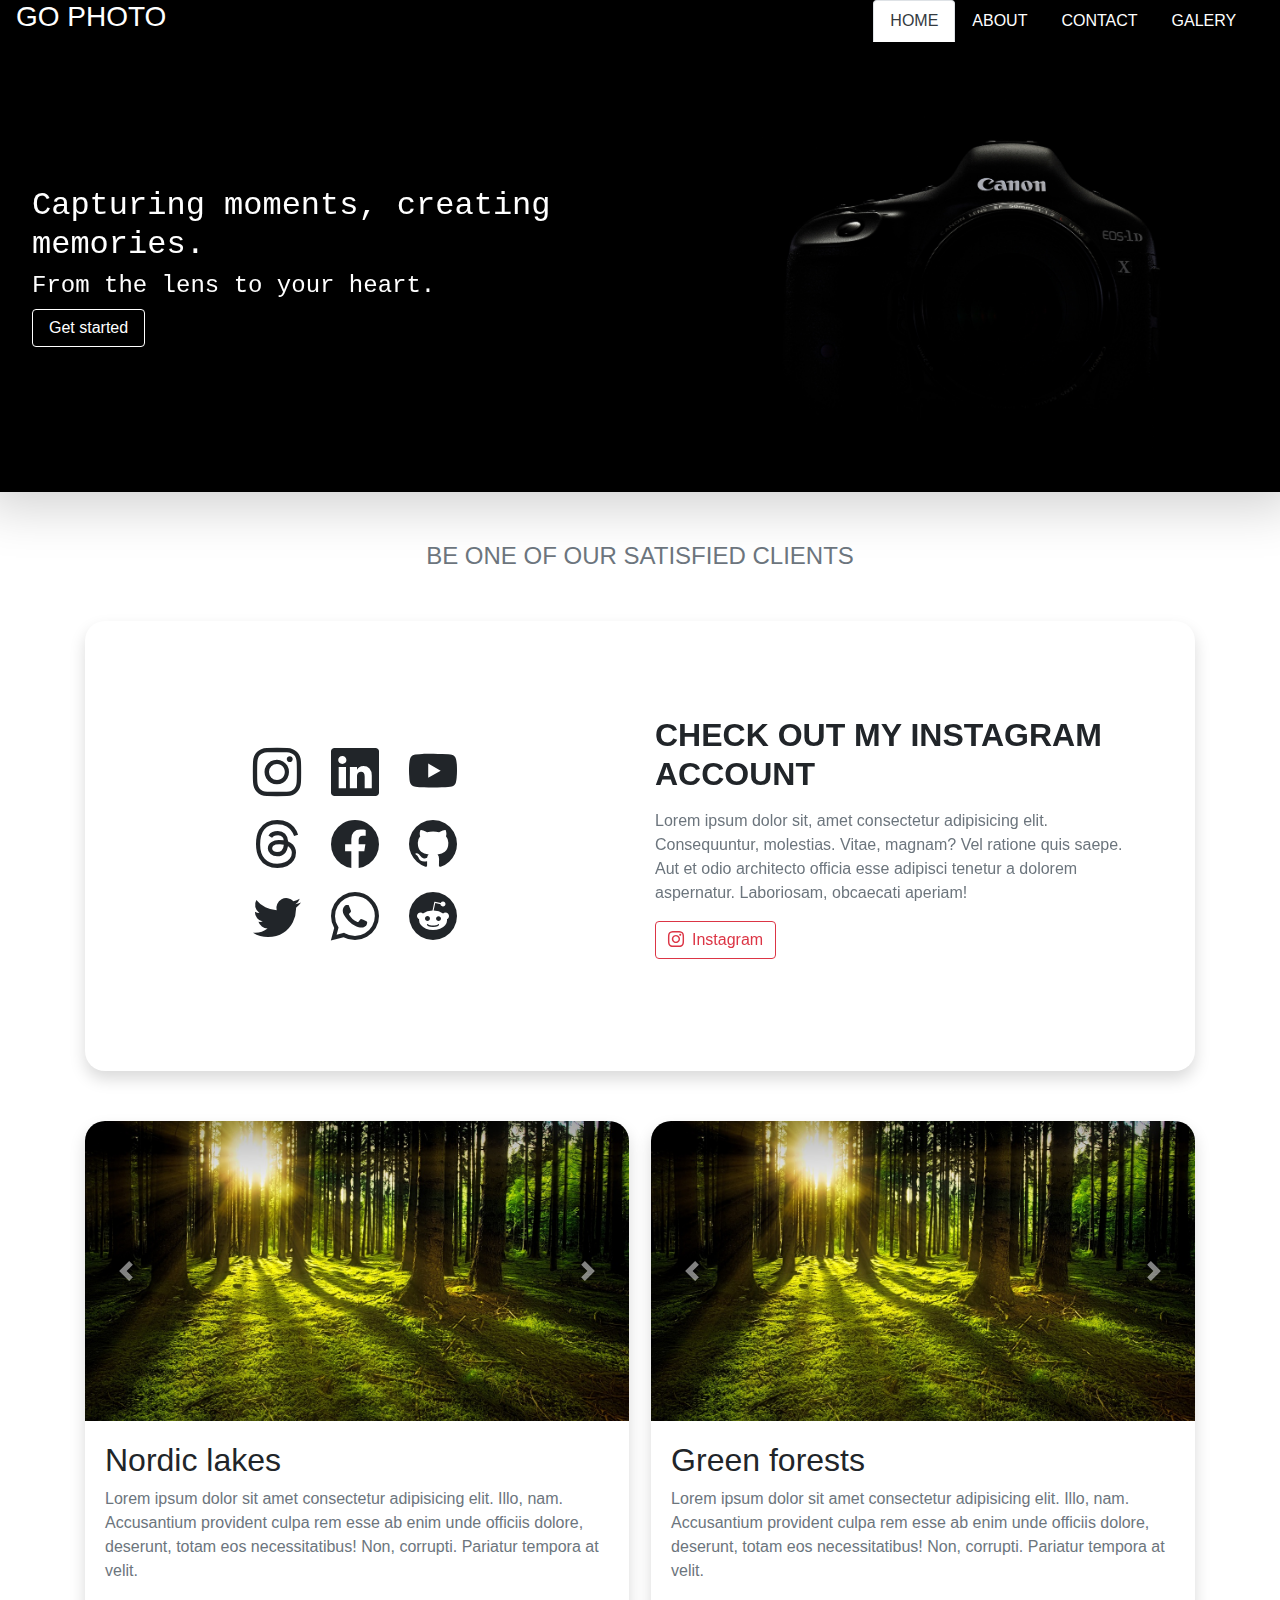
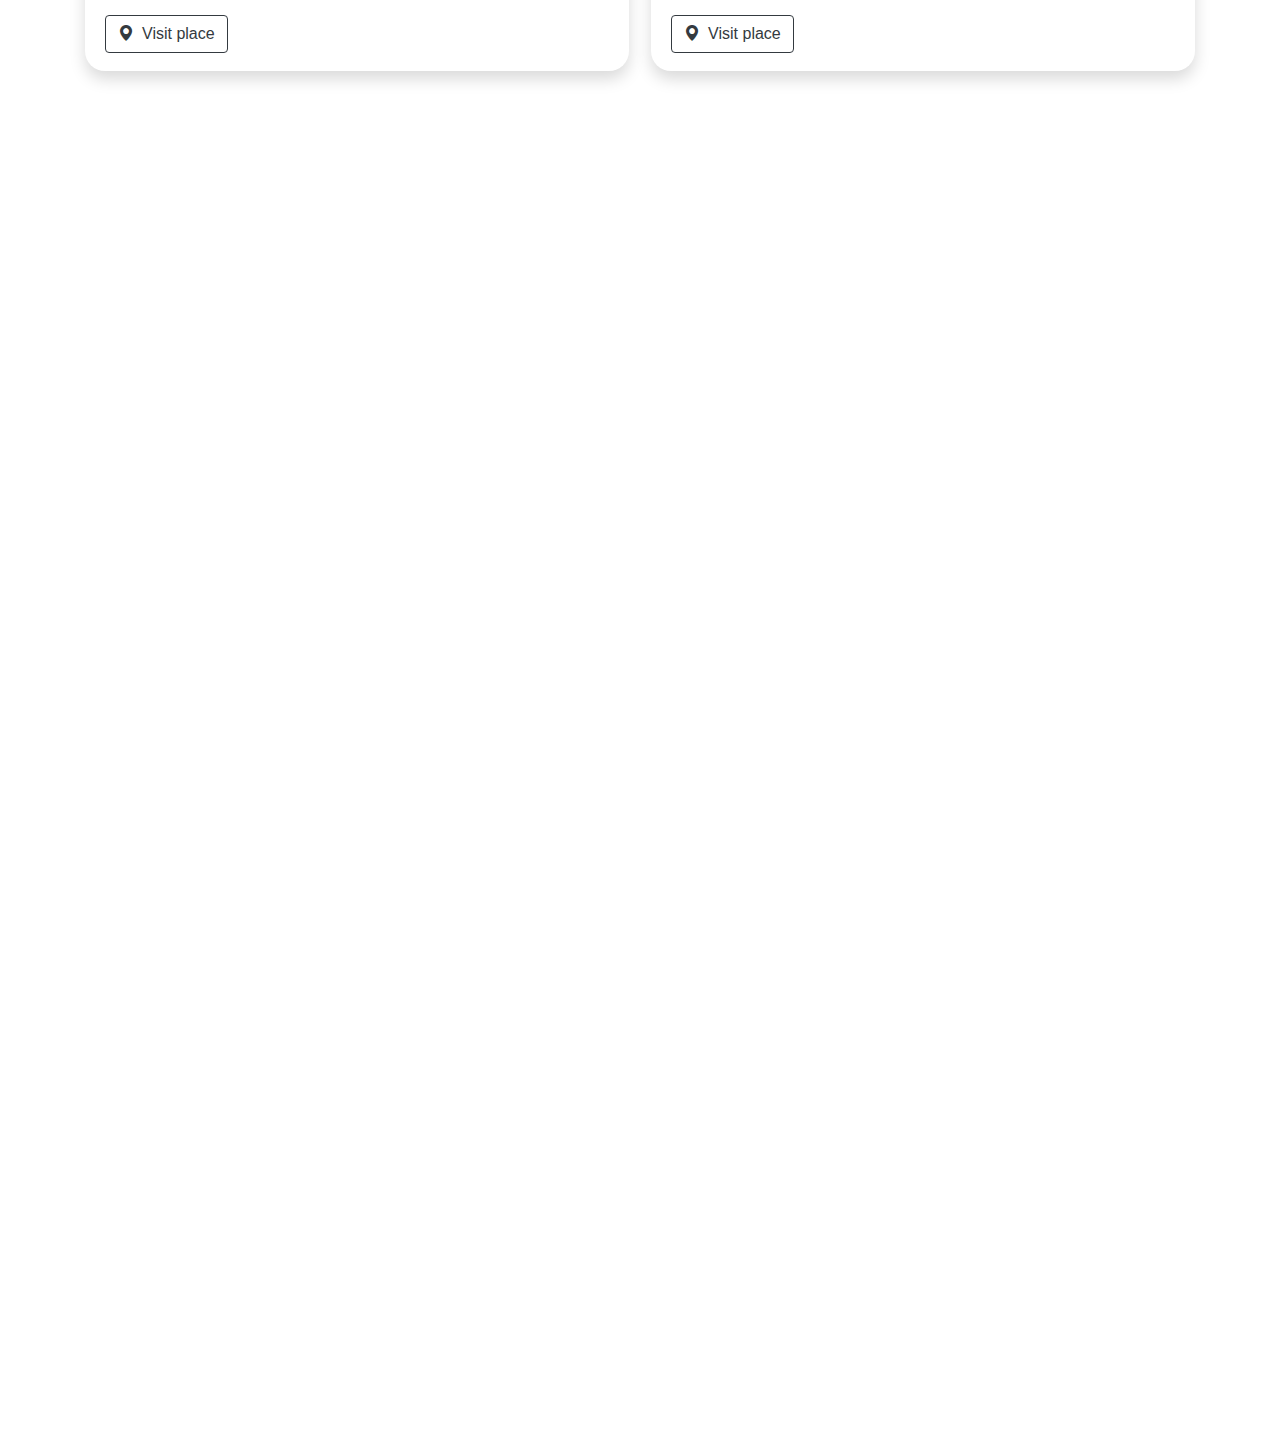
<file: html/index.html>
<!doctype html>
<html lang="en">
  <head>
    <title>Title</title>
    <!-- Required meta tags -->
    <meta charset="utf-8">
    <meta name="viewport" content="width=device-width, initial-scale=1, shrink-to-fit=no">
    <link rel="stylesheet" type="text/css" href="../css/style.css">
    <!-- Bootstrap CSS -->
    <link rel="stylesheet" href="https://stackpath.bootstrapcdn.com/bootstrap/4.3.1/css/bootstrap.min.css" integrity="sha384-ggOyR0iXCbMQv3Xipma34MD+dH/1fQ784/j6cY/iJTQUOhcWr7x9JvoRxT2MZw1T" crossorigin="anonymous">
  </head>
  <body>
    <div class="row bg-dark-2">
        <div class="col-8">
            <h3 class="text-white text-uppercase pl-3 logo">Go photo</h3>
        </div>
        <div class="col-4">
            <ul class="nav nav-tabs" id="myTabs" style="border: none">
                <li class="nav-item">
                    <a href="#home-page-id" id="home" class="nav-link text-uppercase text-dark active" data-toggle="tab">Home</a>
                </li>
                <li class="nav-item">
                    <a href="#about-page-id" id="about" class="nav-link text-uppercase text-white" data-toggle="tab">About</a>
                </li>
                <li class="nav-item">
                    <a href="#contact-page-id" id="contact" class="nav-link text-uppercase text-white" data-toggle="tab">Contact</a>
                </li>
                <li class="nav-item">
                    <a href="#galery-page-id" id="galery" class="nav-link text-uppercase text-white" data-toggle="tab">Galery</a>
                </li>
            </ul>
        </div>
    </div>
    
    
    <!-- Tab panes -->
    <div class="tab-content">
        <div class="tab-pane fade show active" id="home-page-id" role="tabpanel">
            <iframe src="home.html" width="100%" height="3000px" title="Home" loading="lazy"></iframe>
        </div>
        <div class="tab-pane fade" id="about-page-id" role="tabpanel">
            <iframe src="about.html" width="100%" height="100%"></iframe>
        </div>
        <div class="tab-pane fade" id="contact-page-id" role="tabpanel">
            <iframe src="contact.html" width="100%" height="100%"></iframe>
        </div>
        <div class="tab-pane fade" id="galery-page-id" role="tabpanel">
            <iframe src="galery.html" width="100%" height="100%"></iframe>
        </div>
    </div>
    
    
    
      
    <!-- Optional JavaScript -->
    <!-- jQuery first, then Popper.js, then Bootstrap JS -->
    <script src="https://code.jquery.com/jquery-3.3.1.slim.min.js" integrity="sha384-q8i/X+965DzO0rT7abK41JStQIAqVgRVzpbzo5smXKp4YfRvH+8abtTE1Pi6jizo" crossorigin="anonymous"></script>
    <script src="https://cdnjs.cloudflare.com/ajax/libs/popper.js/1.14.7/umd/popper.min.js" integrity="sha384-UO2eT0CpHqdSJQ6hJty5KVphtPhzWj9WO1clHTMGa3JDZwrnQq4sF86dIHNDz0W1" crossorigin="anonymous"></script>
    <script src="https://stackpath.bootstrapcdn.com/bootstrap/4.3.1/js/bootstrap.min.js" integrity="sha384-JjSmVgyd0p3pXB1rRibZUAYoIIy6OrQ6VrjIEaFf/nJGzIxFDsf4x0xIM+B07jRM" crossorigin="anonymous"></script>
  </body>
</html>

<script>

    $(document).ready(function() {
        $(".nav-link").click(function() {
           $(".nav-link").removeClass("active text-dark").addClass("text-white");
           $(this).addClass("active text-dark").addClass("text-white");
           
           //get tab informations
           var tab = $(this).attr("id");
           $(".tab-pane").removeClass("show active");
           $("#" + tab + "-page-id").addClass("show active");
        });
    }); 
</script>
</file>
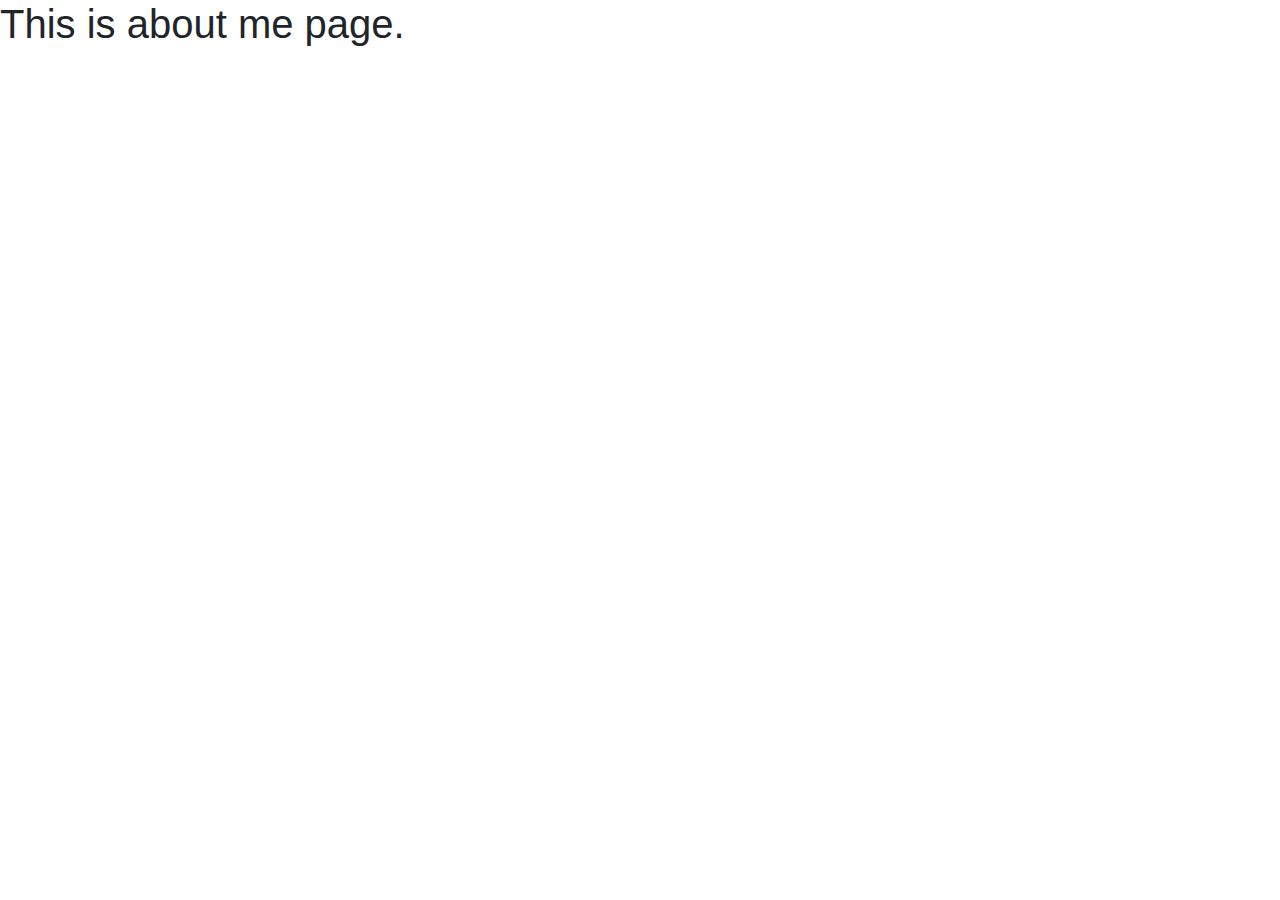
<file: html/about.html>
<!doctype html>
<html lang="en">
  <head>
    <title>About</title>
    <!-- Required meta tags -->
    <meta charset="utf-8">
    <meta name="viewport" content="width=device-width, initial-scale=1, shrink-to-fit=no">

    <!-- Bootstrap CSS -->
    <link rel="stylesheet" href="https://stackpath.bootstrapcdn.com/bootstrap/4.3.1/css/bootstrap.min.css" integrity="sha384-ggOyR0iXCbMQv3Xipma34MD+dH/1fQ784/j6cY/iJTQUOhcWr7x9JvoRxT2MZw1T" crossorigin="anonymous">
  </head>
  <body>
      <h1>This is about me page.</h1>
    <!-- Optional JavaScript -->
    <!-- jQuery first, then Popper.js, then Bootstrap JS -->
    <script src="https://code.jquery.com/jquery-3.3.1.slim.min.js" integrity="sha384-q8i/X+965DzO0rT7abK41JStQIAqVgRVzpbzo5smXKp4YfRvH+8abtTE1Pi6jizo" crossorigin="anonymous"></script>
    <script src="https://cdnjs.cloudflare.com/ajax/libs/popper.js/1.14.7/umd/popper.min.js" integrity="sha384-UO2eT0CpHqdSJQ6hJty5KVphtPhzWj9WO1clHTMGa3JDZwrnQq4sF86dIHNDz0W1" crossorigin="anonymous"></script>
    <script src="https://stackpath.bootstrapcdn.com/bootstrap/4.3.1/js/bootstrap.min.js" integrity="sha384-JjSmVgyd0p3pXB1rRibZUAYoIIy6OrQ6VrjIEaFf/nJGzIxFDsf4x0xIM+B07jRM" crossorigin="anonymous"></script>
  </body>
</html>
</file>
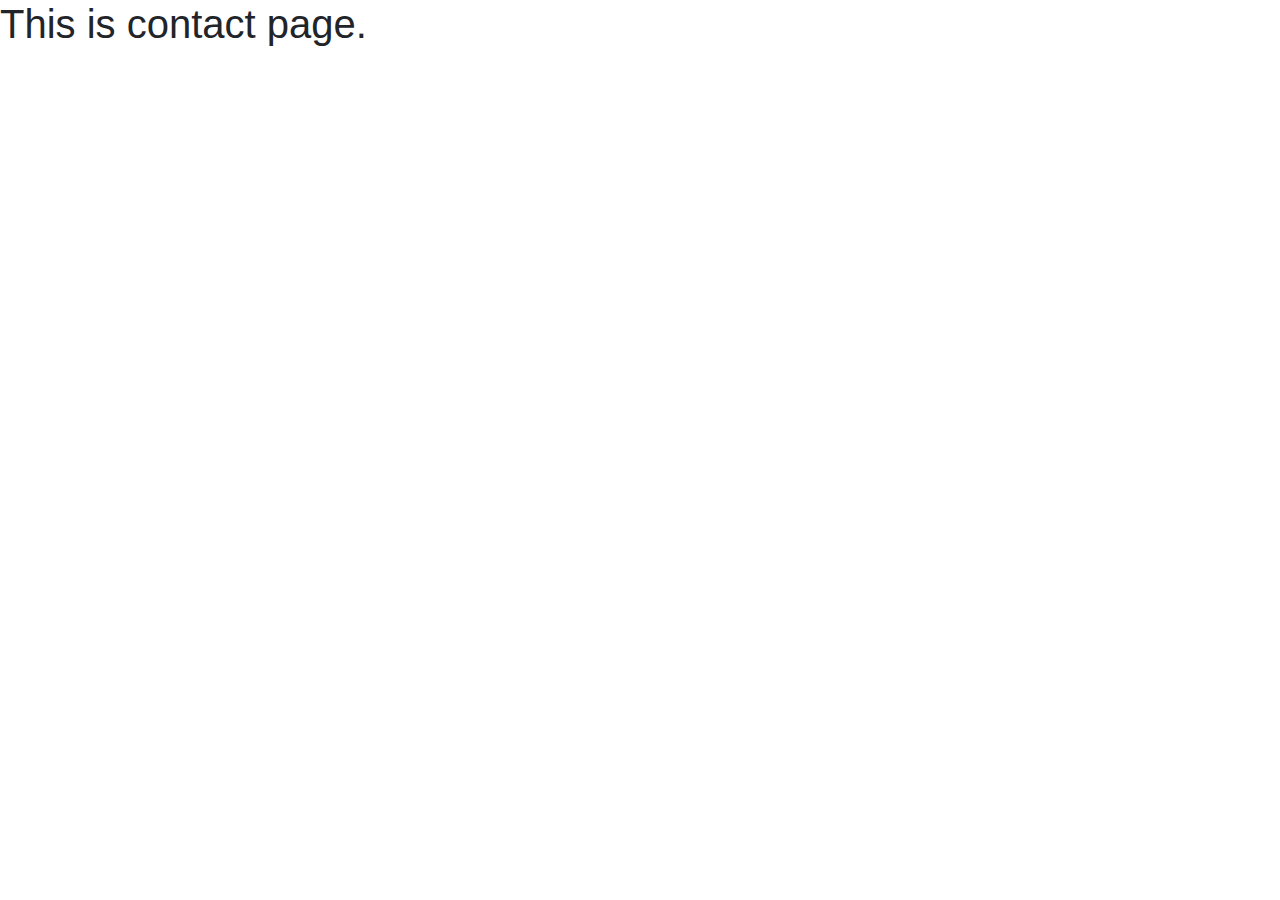
<file: html/contact.html>
<!doctype html>
<html lang="en">
  <head>
    <title>Contact</title>
    <!-- Required meta tags -->
    <meta charset="utf-8">
    <meta name="viewport" content="width=device-width, initial-scale=1, shrink-to-fit=no">

    <!-- Bootstrap CSS -->
    <link rel="stylesheet" href="https://stackpath.bootstrapcdn.com/bootstrap/4.3.1/css/bootstrap.min.css" integrity="sha384-ggOyR0iXCbMQv3Xipma34MD+dH/1fQ784/j6cY/iJTQUOhcWr7x9JvoRxT2MZw1T" crossorigin="anonymous">
  </head>
  <body>
      <h1>This is contact page.</h1>
    <!-- Optional JavaScript -->
    <!-- jQuery first, then Popper.js, then Bootstrap JS -->
    <script src="https://code.jquery.com/jquery-3.3.1.slim.min.js" integrity="sha384-q8i/X+965DzO0rT7abK41JStQIAqVgRVzpbzo5smXKp4YfRvH+8abtTE1Pi6jizo" crossorigin="anonymous"></script>
    <script src="https://cdnjs.cloudflare.com/ajax/libs/popper.js/1.14.7/umd/popper.min.js" integrity="sha384-UO2eT0CpHqdSJQ6hJty5KVphtPhzWj9WO1clHTMGa3JDZwrnQq4sF86dIHNDz0W1" crossorigin="anonymous"></script>
    <script src="https://stackpath.bootstrapcdn.com/bootstrap/4.3.1/js/bootstrap.min.js" integrity="sha384-JjSmVgyd0p3pXB1rRibZUAYoIIy6OrQ6VrjIEaFf/nJGzIxFDsf4x0xIM+B07jRM" crossorigin="anonymous"></script>
  </body>
</html>
</file>
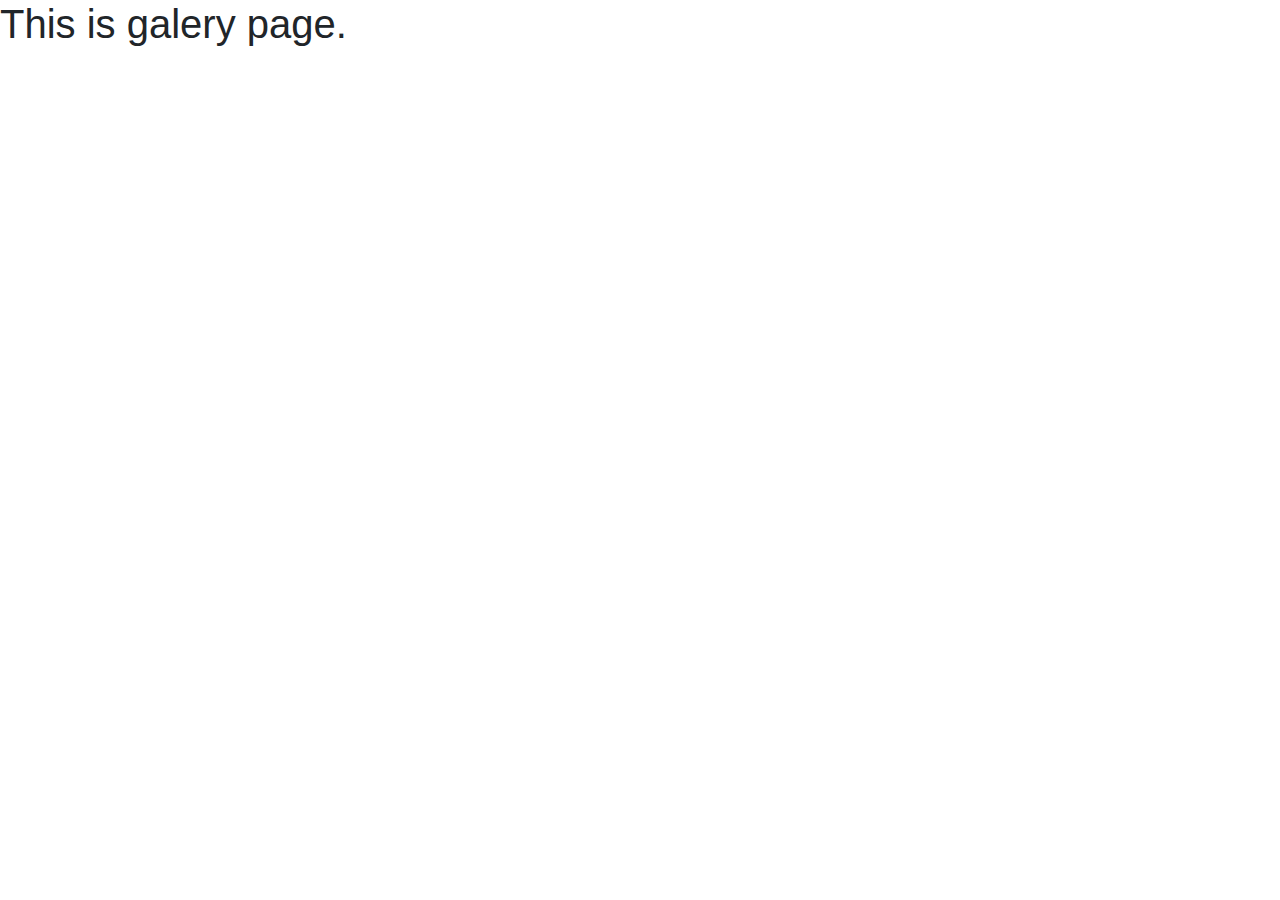
<file: html/galery.html>
<!doctype html>
<html lang="en">
  <head>
    <title>Galery</title>
    <!-- Required meta tags -->
    <meta charset="utf-8">
    <meta name="viewport" content="width=device-width, initial-scale=1, shrink-to-fit=no">

    <!-- Bootstrap CSS -->
    <link rel="stylesheet" href="https://stackpath.bootstrapcdn.com/bootstrap/4.3.1/css/bootstrap.min.css" integrity="sha384-ggOyR0iXCbMQv3Xipma34MD+dH/1fQ784/j6cY/iJTQUOhcWr7x9JvoRxT2MZw1T" crossorigin="anonymous">
  </head>
  <body>
      <h1>This is galery page.</h1>
    <!-- Optional JavaScript -->
    <!-- jQuery first, then Popper.js, then Bootstrap JS -->
    <script src="https://code.jquery.com/jquery-3.3.1.slim.min.js" integrity="sha384-q8i/X+965DzO0rT7abK41JStQIAqVgRVzpbzo5smXKp4YfRvH+8abtTE1Pi6jizo" crossorigin="anonymous"></script>
    <script src="https://cdnjs.cloudflare.com/ajax/libs/popper.js/1.14.7/umd/popper.min.js" integrity="sha384-UO2eT0CpHqdSJQ6hJty5KVphtPhzWj9WO1clHTMGa3JDZwrnQq4sF86dIHNDz0W1" crossorigin="anonymous"></script>
    <script src="https://stackpath.bootstrapcdn.com/bootstrap/4.3.1/js/bootstrap.min.js" integrity="sha384-JjSmVgyd0p3pXB1rRibZUAYoIIy6OrQ6VrjIEaFf/nJGzIxFDsf4x0xIM+B07jRM" crossorigin="anonymous"></script>
  </body>
</html>
</file>
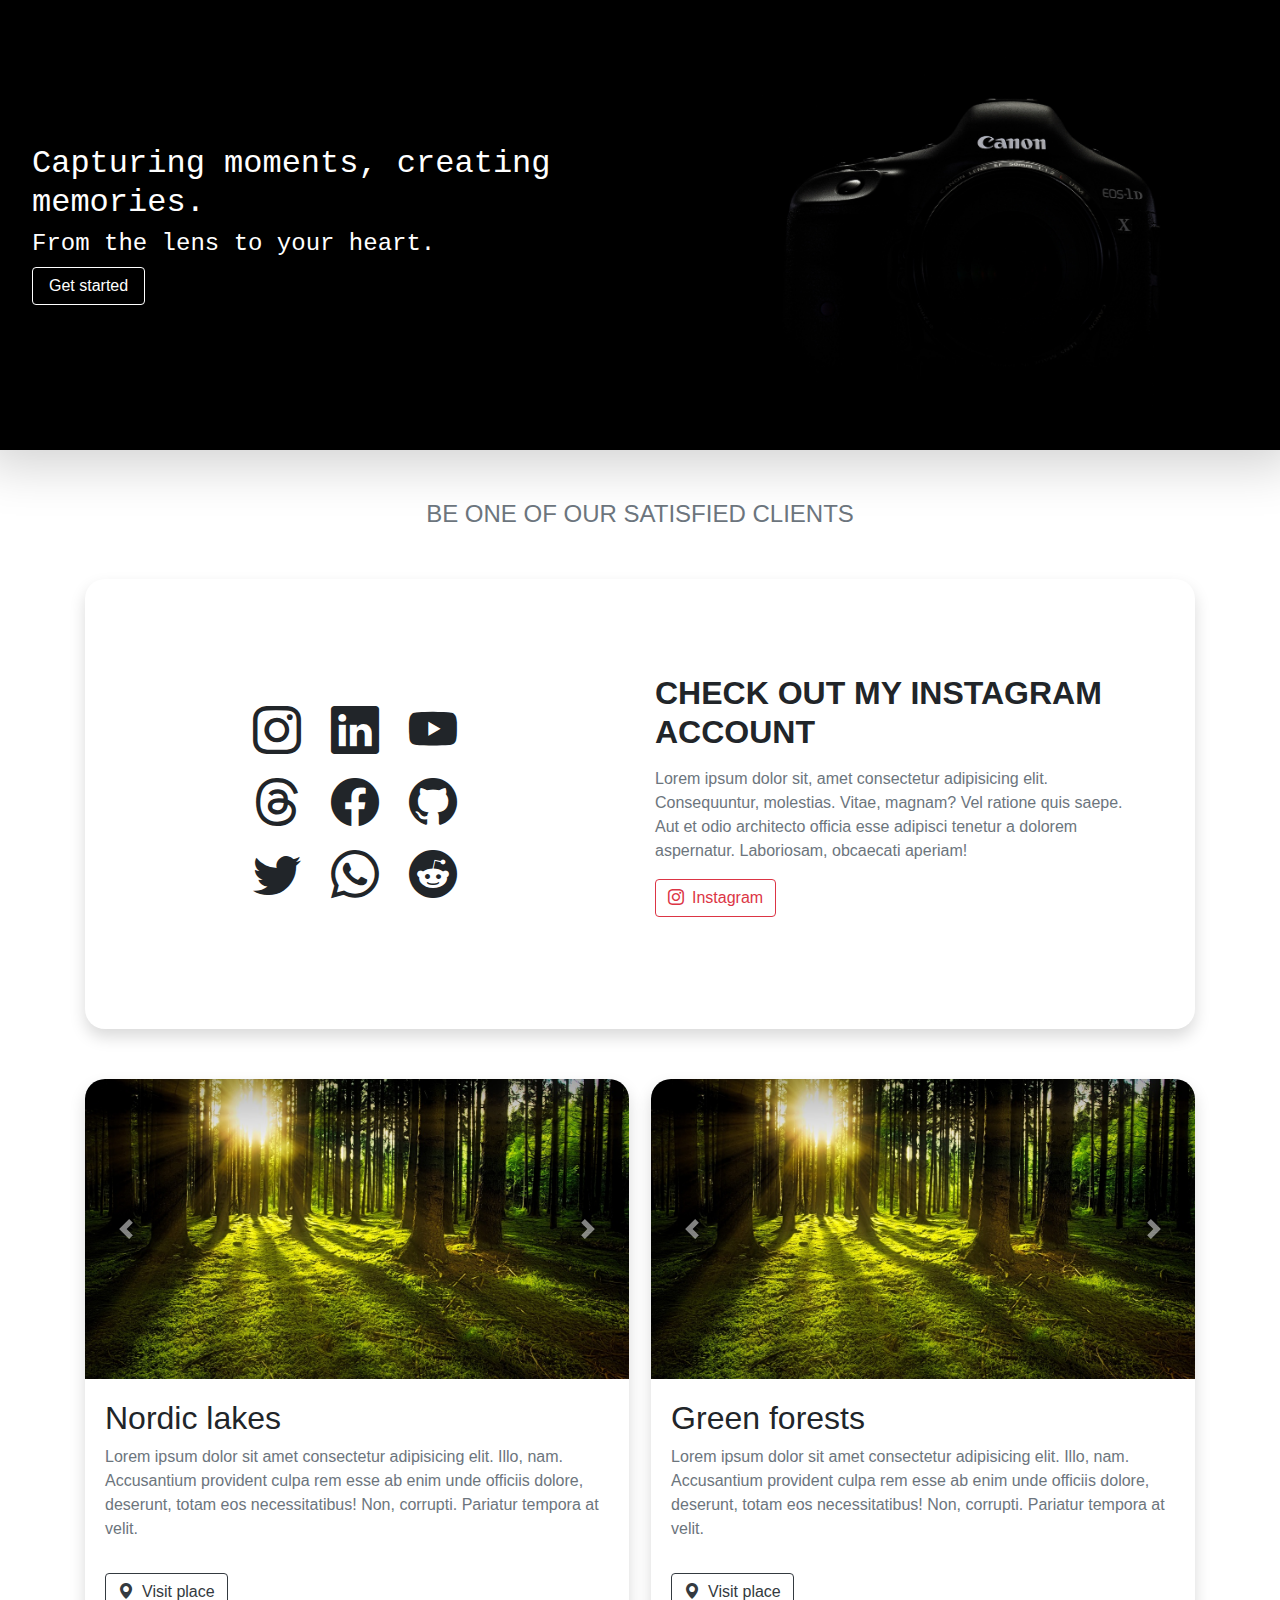
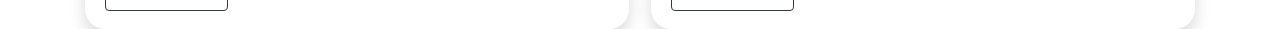
<file: html/home.html>
<!doctype html>
<html lang="en">
  <head>
    <title>Title</title>
    <!-- Required meta tags -->
    <meta charset="utf-8">
    <meta name="viewport" content="width=device-width, initial-scale=1, shrink-to-fit=no">
    <link rel="stylesheet" type="text/css" href="../css/style.css">
    <style>
      body {
        overflow: hidden;
      }
    </style>

    <!-- Bootstrap CSS -->
    <link rel="stylesheet" href="https://stackpath.bootstrapcdn.com/bootstrap/4.3.1/css/bootstrap.min.css" integrity="sha384-ggOyR0iXCbMQv3Xipma34MD+dH/1fQ784/j6cY/iJTQUOhcWr7x9JvoRxT2MZw1T" crossorigin="anonymous">
    <link rel="stylesheet" href="https://cdn.jsdelivr.net/npm/bootstrap-icons@1.11.3/font/bootstrap-icons.min.css">
  </head>
  <body>

      <div class="intro-container row section shadow-lg">
        <div class="text-container col-6 d-flex flex-column justify-content-center align-items-center">
            <div class="text-align-left pl-3">
                <h2 class="text-white home-title ml-3">Capturing moments, creating memories.</h2>
                <h4 class="text-white home-subtitle ml-3">From the lens to your heart.</h4>
                <button class="btn btn-dark-2 border-white text-white px-3 ml-3">Get started</button>
            </div>    
        </div>
        <div class="image-container col-6 d-flex justify-content-center align-items-center">
            <div class="home-background-image"></div>   
        </div>
      </div>

      <div class="container column my-50 text-center justify-content center">
        <h4 class="title text-uppercase text-secondary">Be one of our satisfied clients</h4>
        <!--<div class="column">
          <div class="row">
            <div class="col">
              <span class="text-secondary">Test</span>
            </div>
            <div class="col">
              <span class="text-secondary">Test</span>
            </div>
            <div class="col">
              <span class="text-secondary">Test</span>
            </div>
            <div class="col">
              <span class="text-secondary">Test</span>
            </div>
          </div>
        </div>-->
      </div>
      <div class="column container">
        <!-- home section 1 -->
        <div class="section d-flex shadow border-radius-20 my-3 p-0">
          <div class="row col-12">
            <div class="col order-last align-items-start">
              <div class="column h-100 d-flex align-items-center justify-content-center">

                <div class="col-12 text-item instagram-text">
                  <h2 class="title font-weight-bold text-uppercase mb-3">Check out my instagram account</h2>
                  <span class="text-muted">Lorem ipsum dolor sit, amet consectetur adipisicing elit. Consequuntur, molestias. Vitae, magnam? Vel ratione quis saepe.
                   Aut et odio architecto officia esse adipisci tenetur a dolorem aspernatur. Laboriosam, obcaecati aperiam!</span> <br>
                   <button class="btn btn-outline-danger my-3 mr-2"><i class="bi bi-instagram mr-2"></i>Instagram</button>
                </div>

                <div class="col-12 text-item linkedin-text d-none">
                  <h2 class="title font-weight-bold text-uppercase mb-3">Check out my linkedin account</h2>
                  <span class="text-muted">Lorem ipsum dolor sit, amet consectetur adipisicing elit. Consequuntur, molestias. Vitae, magnam? Vel ratione quis saepe.
                   Aut et odio architecto officia esse adipisci tenetur a dolorem aspernatur. Laboriosam, obcaecati aperiam!</span> <br>
                   <button class="btn btn-outline-info my-3 mr-2"><i class="bi bi-linkedin mr-2"></i>Linkedin</button>
                </div>

                <div class="col-12 text-item youtube-text d-none">
                  <h2 class="title font-weight-bold text-uppercase mb-3">Check out my youtube account</h2>
                  <span class="text-muted">Lorem ipsum dolor sit, amet consectetur adipisicing elit. Consequuntur, molestias. Vitae, magnam? Vel ratione quis saepe.
                   Aut et odio architecto officia esse adipisci tenetur a dolorem aspernatur. Laboriosam, obcaecati aperiam!</span> <br>
                   <button class="btn btn-outline-danger my-3 mr-2"><i class="bi bi-youtube mr-2"></i>Youtube</button>
                </div>

                <div class="col-12 text-item threads-text d-none">
                  <h2 class="title font-weight-bold text-uppercase mb-3">Check out my threads account</h2>
                  <span class="text-muted">Lorem ipsum dolor sit, amet consectetur adipisicing elit. Consequuntur, molestias. Vitae, magnam? Vel ratione quis saepe.
                   Aut et odio architecto officia esse adipisci tenetur a dolorem aspernatur. Laboriosam, obcaecati aperiam!</span> <br>
                   <button class="btn btn-outline-dark my-3 mr-2"><i class="bi bi-threads mr-2"></i>Threads</button>
                </div>

                <div class="col-12 text-item facebook-text d-none">
                  <h2 class="title font-weight-bold text-uppercase mb-3">Check out my facebook account</h2>
                  <span class="text-muted">Lorem ipsum dolor sit, amet consectetur adipisicing elit. Consequuntur, molestias. Vitae, magnam? Vel ratione quis saepe.
                   Aut et odio architecto officia esse adipisci tenetur a dolorem aspernatur. Laboriosam, obcaecati aperiam!</span> <br> 
                   <button class="btn btn-outline-primary my-3 mr-2"><i class="bi bi-facebook mr-2"></i>Facebook</button>
                </div>

                <div class="col-12 text-item github-text d-none">
                  <h2 class="title font-weight-bold text-uppercase mb-3">Check out my github account</h2>
                  <span class="text-muted">Lorem ipsum dolor sit, amet consectetur adipisicing elit. Consequuntur, molestias. Vitae, magnam? Vel ratione quis saepe.
                   Aut et odio architecto officia esse adipisci tenetur a dolorem aspernatur. Laboriosam, obcaecati aperiam!</span> <br>
                   <button class="btn btn-outline-dark my-3 mr-2"><i class="bi bi-github mr-2"></i>Github</button>
                </div>

                <div class="col-12 text-item twitter-text d-none">
                  <h2 class="title font-weight-bold text-uppercase mb-3">Check out my twitter account</h2>
                  <span class="text-muted">Lorem ipsum dolor sit, amet consectetur adipisicing elit. Consequuntur, molestias. Vitae, magnam? Vel ratione quis saepe.
                   Aut et odio architecto officia esse adipisci tenetur a dolorem aspernatur. Laboriosam, obcaecati aperiam!</span> <br>
                   <button class="btn btn-outline-info my-3 mr-2"><i class="bi bi-twitter mr-2"></i>Twitter</button>
                </div>

                <div class="col-12 text-item whatsapp-text d-none">
                  <h2 class="title font-weight-bold text-uppercase mb-3">Check out my whatsapp account</h2>
                  <span class="text-muted">Lorem ipsum dolor sit, amet consectetur adipisicing elit. Consequuntur, molestias. Vitae, magnam? Vel ratione quis saepe.
                   Aut et odio architecto officia esse adipisci tenetur a dolorem aspernatur. Laboriosam, obcaecati aperiam!</span> <br>
                   <button class="btn btn-outline-info my-3 mr-2"><i class="bi bi-whatsapp mr-2"></i>Whatsapp</button>
                </div>

                <div class="col-12 text-item reddit-text d-none">
                  <h2 class="title font-weight-bold text-uppercase mb-3">Check out my reddit account</h2>
                  <span class="text-muted">Lorem ipsum dolor sit, amet consectetur adipisicing elit. Consequuntur, molestias. Vitae, magnam? Vel ratione quis saepe.
                   Aut et odio architecto officia esse adipisci tenetur a dolorem aspernatur. Laboriosam, obcaecati aperiam!</span> <br>
                   <button class="btn btn-outline-danger my-3 mr-2"><i class="bi bi-reddit mr-2"></i>Reddit</button>
                </div>
                        
              </div>          
            </div>

            <div class="col d-flex align-items-center justify-content-center fade-in-2s order-first">
              <div class="column">
                <div class="col-lg-4">
                  <i class="bi bi-instagram icon-large cursor-pointer"></i>
                </div>
                <div class="col-lg-4">
                  <i class="bi bi-threads icon-large cursor-pointer"></i>
                </div>
                <div class="col-lg-4">
                  <i class="bi bi-twitter icon-large cursor-pointer"></i>
                </div>
              </div>
              <div class="column">
                <div class="col-lg-4">
                  <i class="bi bi-linkedin icon-large cursor-pointer" ></i>
                </div>
                <div class="col-lg-4">
                  <i class="bi bi-facebook icon-large cursor-pointer"></i>
                </div>
                <div class="col-lg-4">
                  <i class="bi bi-whatsapp icon-large cursor-pointer"></i>
                </div>
              </div>
              <div class="column">
                <div class="col-lg-4">
                  <i class="bi bi-youtube icon-large cursor-pointer" ></i>
                </div>
                <div class="col-lg-4">
                  <i class="bi bi-github icon-large cursor-pointer"></i>
                </div>
                <div class="col-lg-4">
                  <i class="bi bi-reddit icon-large cursor-pointer"></i>
                </div>
              </div>
            </div>
          </div>
        </div>
        
        <div class="container my-50">
          <div class="row card-section d-flex justify-content-between my-3">

            <div class="col-6 shadow order-first border-radius-20 p-0" style="flex: 0 0 49%;">
              <div class="card border-0 border-radius-20">

                <div id="carouselExampleControls" class="carousel slide" data-ride="carousel">
                  <div class="carousel-inner">
                    <div class="carousel-item active">
                      <img class="d-block w-100 card-img-top" src="../images/forest.jpg" alt="First slide">
                    </div>
                    <div class="carousel-item">
                      <img class="d-block w-100 card-img-top" src="../images/lake.jpg" alt="Second slide">
                    </div>
                    <div class="carousel-item">
                      <img class="d-block w-100 card-img-top" src="../images/canon.jpg" alt="Third slide">
                    </div>
                  </div>
                  <a class="carousel-control-prev" href="#carouselExampleControls" role="button" data-slide="prev">
                    <span class="carousel-control-prev-icon" aria-hidden="true"></span>
                    <span class="sr-only">Previous</span>
                  </a>
                  <a class="carousel-control-next" href="#carouselExampleControls" role="button" data-slide="next">
                    <span class="carousel-control-next-icon" aria-hidden="true"></span>
                    <span class="sr-only">Next</span>
                  </a>
                </div>
                
                <div class="card-body">
                  <h2 class="card title border-0">Nordic lakes</h2>
                  <p class="card-text text-muted">Lorem ipsum dolor sit amet consectetur adipisicing elit. Illo, nam.
                     Accusantium provident culpa rem esse ab enim unde officiis dolore, deserunt, totam eos necessitatibus!
                      Non, corrupti. Pariatur tempora at velit.</p>
                </div>
                <div class="card-footer bg-transparent border-0">
                  <button class="btn btn-outline-dark"><i class="bi bi-geo-alt-fill mr-2"></i>Visit place</button>
                </div>
              </div>
            </div>

            <div class="col-6 shadow order-last border-radius-20 p-0" style="flex: 0 0 49%;">
              <div class="card border-0 border-radius-20">

                <div id="carouselExampleControls" class="carousel slide" data-ride="carousel">
                  <div class="carousel-inner">
                    <div class="carousel-item active">
                      <img class="d-block w-100 card-img-top" src="../images/forest.jpg" alt="First slide">
                    </div>
                    <div class="carousel-item">
                      <img class="d-block w-100 card-img-top" src="../images/lake.jpg" alt="Second slide">
                    </div>
                    <div class="carousel-item">
                      <img class="d-block w-100 card-img-top" src="../images/canon.jpg" alt="Third slide">
                    </div>
                  </div>
                  <a class="carousel-control-prev" href="#carouselExampleControls" role="button" data-slide="prev">
                    <span class="carousel-control-prev-icon" aria-hidden="true"></span>
                    <span class="sr-only">Previous</span>
                  </a>
                  <a class="carousel-control-next" href="#carouselExampleControls" role="button" data-slide="next">
                    <span class="carousel-control-next-icon" aria-hidden="true"></span>
                    <span class="sr-only">Next</span>
                  </a>
                </div>

                <!--<img src="../images/forest.jpg" alt="Card image top" class="card-img-top"/> -->
                <div class="card-body">
                  <h2 class="card title border-0">Green forests</h2>
                  <p class="card-text text-muted">Lorem ipsum dolor sit amet consectetur adipisicing elit. Illo, nam.
                     Accusantium provident culpa rem esse ab enim unde officiis dolore, deserunt, totam eos necessitatibus!
                      Non, corrupti. Pariatur tempora at velit.</p>
                </div>
                <div class="card-footer bg-transparent border-0">
                  <button class="btn btn-outline-dark"><i class="bi bi-geo-alt-fill mr-2"></i>Visit place</button>
                </div>
              </div>
            </div>


          </div>
        </div>
        

        <!-- home section 2-->
        <!--<div class="section shadow  border-radius-20 my-50 p-0">
          <div class="row col-12">
            <div class="col d-flex justify-content-center align-items-center order-first">
              <ul class="list-unstyled"><ul>
                <li class="text-muted display-7">Phasellus iaculis neque</li>
                <li class="text-muted display-7">Purus sodales ultricies</li>
                <li class="text-muted display-7">Vestibulum laoreet porttitor sem</li>
                <li class="text-muted display-7">Ac tristique libero volutpat at</li>
              </ul>
            </div>
            <div class="col d-flex justify-content-center align-items-center order-last">
                <i class="bi bi-phone display-1 fade-in-2s"></i>
                <i class="bi bi-camera display-1 fade-in-2s"></i>
            </div>
          </div>
        </div>-->

      </div>

      
      


    <!-- Optional JavaScript -->
    <!-- jQuery first, then Popper.js, then Bootstrap JS -->
    <div id="fb-root"></div>
    <script async defer crossorigin="anonymous" src="https://connect.facebook.net/en_US/sdk.js#xfbml=1&version=v22.0"></script>
    <script src="https://code.jquery.com/jquery-3.3.1.slim.min.js" integrity="sha384-q8i/X+965DzO0rT7abK41JStQIAqVgRVzpbzo5smXKp4YfRvH+8abtTE1Pi6jizo" crossorigin="anonymous"></script>
    <script src="https://cdnjs.cloudflare.com/ajax/libs/popper.js/1.14.7/umd/popper.min.js" integrity="sha384-UO2eT0CpHqdSJQ6hJty5KVphtPhzWj9WO1clHTMGa3JDZwrnQq4sF86dIHNDz0W1" crossorigin="anonymous"></script>
    <script src="https://stackpath.bootstrapcdn.com/bootstrap/4.3.1/js/bootstrap.min.js" integrity="sha384-JjSmVgyd0p3pXB1rRibZUAYoIIy6OrQ6VrjIEaFf/nJGzIxFDsf4x0xIM+B07jRM" crossorigin="anonymous"></script>
    
    <script>
      $(document).ready(function() {

        function manageSocialMediaText(currentSocialMedia) {
          console.log(currentSocialMedia);
          var textItems = $(".text-item");

          for(var i = 0 ; i < textItems.length; i++) {
            if($(textItems[i]).hasClass(currentSocialMedia + "-text")) {
              $(textItems[i]).removeClass("d-none");
            }
            else {
              $(textItems[i]).addClass("d-none");
            }
          }
        } 

        var socialMedia = [
          {name:"instagram", color:"red"},
          {name:"facebook", color:"blue"},
          {name:"threads", color:"grey"},
          {name:"twitter", color:"cyan"},
          {name:"linkedin", color:"cyan"},
          {name:"github", color:"grey"},
          {name:"whatsapp", color:"green"},
          {name:"youtube", color:"red"},
          {name:"reddit", color:"red"},
        ];

        var currentShadow = "shadow";
        var currentSocialMedia = "instagram";

        $(".icon-large").on("mouseover", function() {
          var icon = $(this);

          for(var i = 0 ; i < socialMedia.length; i++) {
            if (icon.hasClass("bi-" + socialMedia[i].name)) {          
                 icon.css("color", socialMedia[i].color);

                 var parentSection = $(this).closest(".section");
                 parentSection.removeClass("shadow").addClass(socialMedia[i].name + "-shadow");
                 currentShadow = socialMedia[i].name + "-shadow";
                 currentSocialMedia = socialMedia[i].name;
              }
          }
        });

        $(".icon-large").on("click", function() {
          manageSocialMediaText(currentSocialMedia);
        });

        $(".icon-large").on("mouseout", function() {
          var icons = $(".icon-large");
          for(var i = 0 ; i < icons.length; i++) {
            $(icons[i]).css("color", "black");
            
            var parentSection = $(this).closest(".section");
            parentSection.removeClass(currentShadow).addClass("shadow");
          }
        })

      })
    </script>  
</body>
</html>
</file>
<file: css/style.css>
* {
    box-sizing: border-box;
    font-family: 'Roboto', sans-serif;
    /*overflow: hidden;*/
}

iframe {
    border: none;
}

html, body {
    height: 100vh;
}

@keyframes from-right-to-left {
    from {
        transform: translateX(100%);
    }
    to {
        transform: translateX(0%);
    }
}

@keyframes from-left-to-right {
    from {
        transform: translateX(-100%);
    }
    to {
        transform: translateX(0%);
    }
}

@keyframes from-bottom-to-middle {
    from {
        transform: translateY(20%);
    }
    to {
        transform: translateY(0%);
    }
}

@keyframes from-middle-to-top {
    from {
        transform: translateY(0%);
    }
    to {
        transform: translateY(-20%);
    }
}

@keyframes fade-in {
    from {
        opacity: 0;
    }
    to {
        opacity: 1
    }
}

@keyframes fade-out {
    from {
        opacity: 1;
    }
    to {
        opacity: 0
    }
}

.section {
    height: 450px;
}

.card-section {
    height: 550px;
    gap: 5px;
}

.intro-container {
    background-color: black;
}

.text-container {
    height: 100%;
    
}

.image-container {
    width: 100%;
}


.home-background-image {
    background-image: url("../images/canon.jpg");
    background-size: 600px;
    background-repeat: no-repeat;
    background-position: center;
    width: 100%;
    height: 100%;
    background-color: black;
    animation: from-right-to-left 2s forwards;
}



.home-title, .home-subtitle {
    font-family:'Courier New', Courier, monospace;
    animation: fade-in 3s forwards;
}



.bg-dark-2 {
    background-color: black;
}

.logo {
    font-family:'Gill Sans', 'Gill Sans MT', Calibri, 'Trebuchet MS', sans-serif;
}

.m-50 {
    margin: 50px;
}

.mt-50 {
    margin-top: 50px;
}

.mb-50 {
    margin-bottom: 50px;
}

.my-50 {
    margin: 50px 0 50px 0;
}

.mx-50 {
    margin: 0 50px 0 50px;
}

.border-radius-20 {
    border-radius: 20px !important;
}

.icon-large {
    font-size: 3rem;
}

.cursor-pointer {
    cursor: pointer;
}

.instagram-shadow {
    box-shadow: 0 .5rem 1rem rgba(255,0, 0, .15);
}

.youtube-shadow {
    box-shadow: 0 .5rem 1rem rgba(255,0, 0, .15);
}

.reddit-shadow {
    box-shadow: 0 .5rem 1rem rgba(255,0, 0, .15);
}

.threads-shadow {
    box-shadow: 0 .5rem 1rem rgba(0, 0, 0, 0.15);
}

.github-shadow {
    box-shadow: 0 .5rem 1rem rgba(0, 0, 0, 0.15);
}

.twitter-shadow {
    box-shadow: 0 .5rem 1rem rgba(0, 225, 255, 0.15);
}

.linkedin-shadow {
    box-shadow: 0 .5rem 1rem rgba(0, 225, 255, 0.15);
}

.facebook-shadow {
    box-shadow: 0 .5rem 1rem rgba(0, 0, 255, 0.15);
}

.whatsapp-shadow {
    box-shadow: 0 .5rem 1rem rgba(0, 255, 0, 0.15);
}

.social-media-decoration {
    width: 200px;
    height: 200px;
    background-color: red;
}

.instagram-text, .linkedin-text, .youtube-text, .threads-text, .facebook-text, .reddit-text,
.twitter-text, .whatsapp-text, .github-text  
{
    animation: from-bottom-to-middle 1s forwards; 
}

.fade-in-2s {
    animation: fade-in 2s forwards;
}

.display-7 {
    font-size: 2rem;
}

.card img {
    border-radius: 20px 20px 0px 0px;
}

.card-img-top {
    height: 300px;
    object-fit: cover;
}

body {
    background-color: black;
}
</file>
